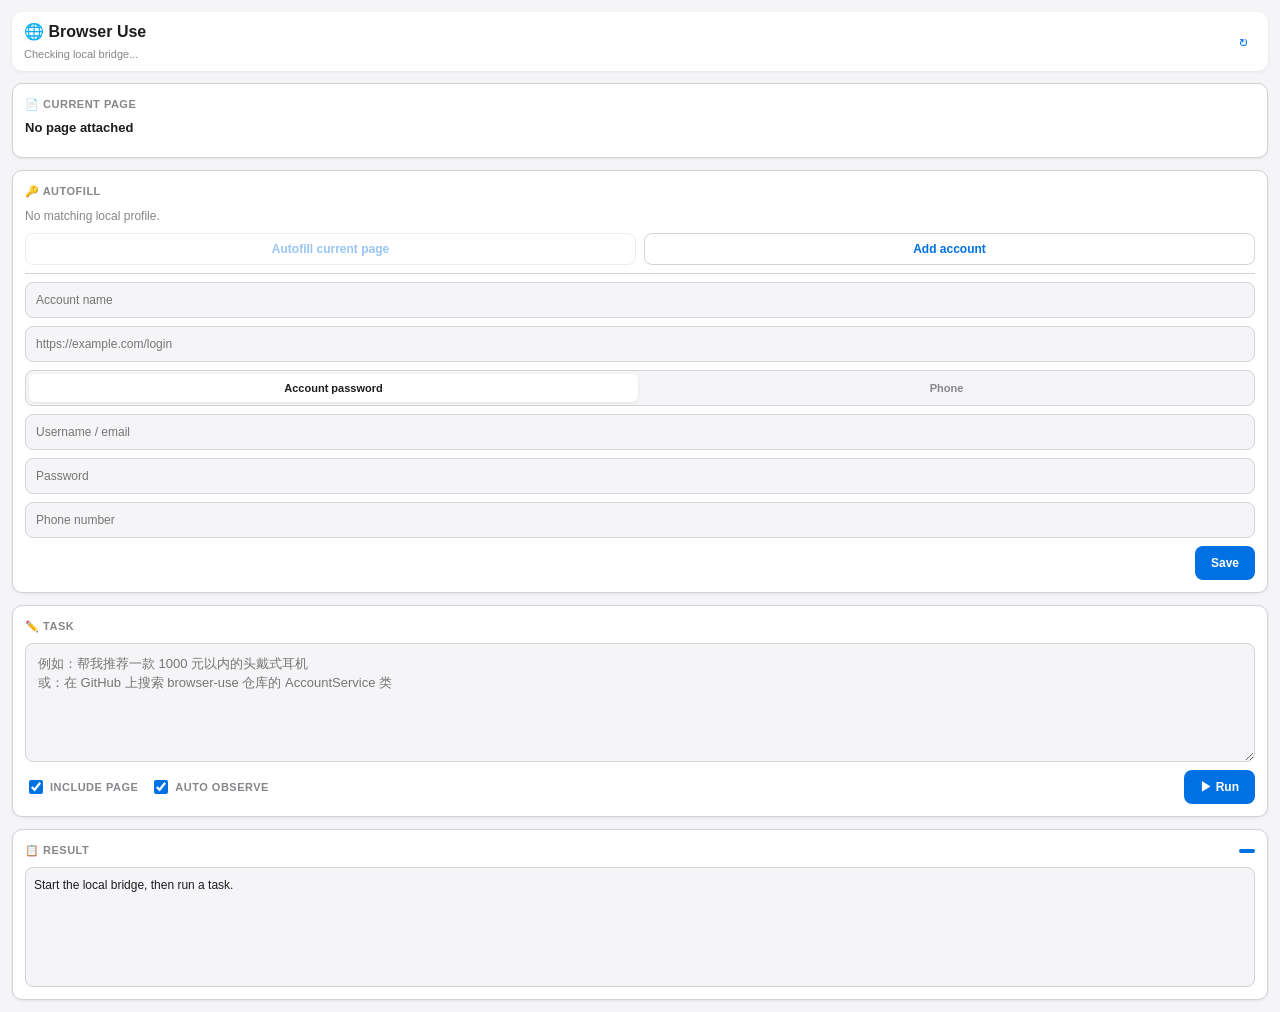
<file: extensions/browser-use-sidebar/sidepanel.html>
<!doctype html>
<html lang="zh-CN">
  <head>
    <meta charset="utf-8" />
    <meta name="viewport" content="width=device-width, initial-scale=1" />
    <title>Browser Use Assistant</title>
    <link rel="stylesheet" href="sidepanel.css" />
  </head>
  <body>
    <main class="shell">
      <header class="topbar">
        <div class="brand">
          <h1>🌐 Browser Use</h1>
          <p id="status">Checking local bridge...</p>
        </div>
        <button id="refresh" title="Refresh page context">↻</button>
      </header>

      <section class="context">
        <div class="section-header">
          <label>📄 Current Page</label>
        </div>
        <div id="pageTitle" class="title">No page attached</div>
        <div id="pageUrl" class="url"></div>
      </section>

      <section class="autofill">
        <div class="section-header">
          <label>🔑 Autofill</label>
        </div>
        <div id="autofillStatus" class="hint">No matching local profile.</div>
        <div class="row-actions">
          <button id="autofill" class="btn-secondary" disabled>Autofill current page</button>
          <button id="toggleAccountForm" class="btn-secondary" type="button">Add account</button>
        </div>
        <form id="accountForm" class="account-form" hidden>
          <input id="accountLabel" type="text" autocomplete="off" placeholder="Account name" />
          <input id="accountUrl" type="url" autocomplete="off" placeholder="https://example.com/login" />
          <div class="segmented" role="radiogroup" aria-label="Login method">
            <label><input type="radio" name="loginMethod" value="password" checked /> Account password</label>
            <label><input type="radio" name="loginMethod" value="phone" /> Phone</label>
          </div>
          <div id="passwordFields" class="form-fields">
            <input id="accountUsername" type="text" autocomplete="username" placeholder="Username / email" />
            <input id="accountPassword" type="password" autocomplete="current-password" placeholder="Password" />
          </div>
          <div id="phoneFields" class="form-fields" hidden>
            <input id="accountPhone" type="tel" autocomplete="tel" placeholder="Phone number" />
          </div>
          <div class="form-footer">
            <span id="accountFormStatus" class="hint"></span>
            <button id="saveAccount" class="btn-primary" type="submit">Save</button>
          </div>
        </form>
      </section>

      <section class="composer">
        <label for="task">✏️ Task</label>
        <textarea id="task" rows="5" placeholder="例如：帮我推荐一款 1000 元以内的头戴式耳机&#10;或：在 GitHub 上搜索 browser-use 仓库的 AccountService 类"></textarea>
        <div class="controls">
          <div class="check-group">
            <label class="check"><input id="includePage" type="checkbox" checked /> Include page</label>
            <label class="check"><input id="autoObserve" type="checkbox" checked /> Auto observe</label>
          </div>
          <button id="run" class="btn-primary">▶ Run</button>
        </div>
      </section>

      <section class="thinking" id="thinkingSection" style="display:none">
        <div class="section-header">
          <label>🧠 Thinking Process</label>
          <span id="stepCounter" class="badge">Step 0</span>
        </div>
        <div id="thinkingTimeline" class="timeline"></div>
      </section>

      <section class="result">
        <div class="section-header">
          <label>📋 Result</label>
          <span id="resultTime" class="badge"></span>
        </div>
        <div id="output" class="output-content">Start the local bridge, then run a task.</div>
      </section>
    </main>
    <script src="sidepanel.js"></script>
  </body>
</html>
</file>
<file: extensions/browser-use-sidebar/sidepanel.css>
:root {
  color-scheme: light dark;
  --bg: #f5f5f7;
  --panel: #ffffff;
  --ink: #1d1d1f;
  --muted: #86868b;
  --line: #d2d2d7;
  --accent: #0071e3;
  --accent-hover: #0077ed;
  --accent-ink: #ffffff;
  --success: #34c759;
  --warning: #ff9f0a;
  --danger: #ff3b30;
  --thinking-bg: #f0f7ff;
  --thinking-border: #bde0fe;
  --step-dot: #0071e3;
  --shadow: 0 1px 3px rgba(0,0,0,0.08);
  --radius: 10px;
}

@media (prefers-color-scheme: dark) {
  :root {
    --bg: #1c1c1e;
    --panel: #2c2c2e;
    --ink: #f5f5f7;
    --muted: #98989d;
    --line: #3a3a3c;
    --accent: #0a84ff;
    --accent-hover: #409cff;
    --thinking-bg: #1a2a3a;
    --thinking-border: #2a4a6a;
    --shadow: 0 1px 3px rgba(0,0,0,0.3);
  }
}

* {
  box-sizing: border-box;
}

body {
  margin: 0;
  min-width: 320px;
  background: var(--bg);
  color: var(--ink);
  font-family: -apple-system, BlinkMacSystemFont, "Segoe UI", "Microsoft YaHei", sans-serif;
  font-size: 13px;
  line-height: 1.5;
}

.shell {
  display: flex;
  flex-direction: column;
  gap: 12px;
  padding: 12px;
  max-width: 100%;
}

/* Header */
.topbar {
  display: flex;
  align-items: center;
  justify-content: space-between;
  padding: 8px 12px;
  background: var(--panel);
  border-radius: var(--radius);
  box-shadow: var(--shadow);
}

.brand h1 {
  margin: 0;
  font-size: 16px;
  font-weight: 700;
}

.brand p {
  margin: 2px 0 0;
  color: var(--muted);
  font-size: 11px;
}

/* Sections */
section {
  display: flex;
  flex-direction: column;
  gap: 8px;
  padding: 12px;
  border: 1px solid var(--line);
  border-radius: var(--radius);
  background: var(--panel);
  box-shadow: var(--shadow);
}

.section-header {
  display: flex;
  align-items: center;
  justify-content: space-between;
}

.section-header label {
  color: var(--muted);
  font-size: 11px;
  font-weight: 700;
  text-transform: uppercase;
  letter-spacing: 0.5px;
}

.badge {
  font-size: 10px;
  font-weight: 600;
  padding: 2px 8px;
  border-radius: 10px;
  background: var(--accent);
  color: var(--accent-ink);
}

/* Context */
.title {
  font-size: 13px;
  font-weight: 600;
  line-height: 1.3;
}

.url {
  color: var(--muted);
  overflow-wrap: anywhere;
  font-size: 11px;
}

.hint {
  color: var(--muted);
  font-size: 12px;
}

/* Composer */
.composer label {
  color: var(--muted);
  font-size: 11px;
  font-weight: 700;
  text-transform: uppercase;
  letter-spacing: 0.5px;
}

textarea {
  width: 100%;
  resize: vertical;
  border: 1px solid var(--line);
  border-radius: 8px;
  padding: 10px 12px;
  background: var(--bg);
  color: var(--ink);
  font: inherit;
  font-size: 13px;
  line-height: 1.5;
  transition: border-color 0.2s;
}

textarea:focus {
  outline: none;
  border-color: var(--accent);
}

input[type="text"],
input[type="url"],
input[type="password"],
input[type="tel"] {
  width: 100%;
  min-height: 34px;
  border: 1px solid var(--line);
  border-radius: 8px;
  padding: 8px 10px;
  background: var(--bg);
  color: var(--ink);
  font: inherit;
  font-size: 12px;
}

input:focus {
  outline: none;
  border-color: var(--accent);
}

.controls {
  display: flex;
  align-items: center;
  justify-content: space-between;
}

.check-group {
  display: flex;
  gap: 12px;
}

.check {
  display: flex;
  align-items: center;
  gap: 4px;
  font-size: 11px;
  font-weight: 500;
  color: var(--muted);
  cursor: pointer;
}

.check input[type="checkbox"] {
  width: 14px;
  height: 14px;
  accent-color: var(--accent);
}

/* Buttons */
.btn-primary {
  border: none;
  border-radius: 8px;
  padding: 8px 16px;
  background: var(--accent);
  color: var(--accent-ink);
  font: inherit;
  font-size: 12px;
  font-weight: 700;
  cursor: pointer;
  transition: background 0.2s;
}

.btn-primary:hover:not(:disabled) {
  background: var(--accent-hover);
}

.btn-primary:disabled {
  cursor: not-allowed;
  opacity: 0.5;
}

.btn-secondary {
  border: 1px solid var(--line);
  border-radius: 8px;
  padding: 6px 12px;
  background: transparent;
  color: var(--accent);
  font: inherit;
  font-size: 12px;
  font-weight: 600;
  cursor: pointer;
}

.btn-secondary:disabled {
  opacity: 0.4;
  cursor: not-allowed;
}

.row-actions {
  display: grid;
  grid-template-columns: 1fr 1fr;
  gap: 8px;
}

.account-form {
  display: flex;
  flex-direction: column;
  gap: 8px;
  padding-top: 8px;
  border-top: 1px solid var(--line);
}

.form-fields {
  display: flex;
  flex-direction: column;
  gap: 8px;
}

.segmented {
  display: grid;
  grid-template-columns: 1fr 1fr;
  gap: 4px;
  padding: 3px;
  border: 1px solid var(--line);
  border-radius: 8px;
  background: var(--bg);
}

.segmented label {
  display: flex;
  align-items: center;
  justify-content: center;
  min-height: 28px;
  border-radius: 6px;
  color: var(--muted);
  font-size: 11px;
  font-weight: 700;
  cursor: pointer;
}

.segmented label:has(input:checked) {
  background: var(--panel);
  color: var(--ink);
  box-shadow: var(--shadow);
}

.segmented input {
  position: absolute;
  opacity: 0;
  pointer-events: none;
}

.form-footer {
  display: grid;
  grid-template-columns: 1fr auto;
  align-items: center;
  gap: 8px;
}

#refresh {
  border: none;
  background: transparent;
  color: var(--accent);
  font-size: 18px;
  cursor: pointer;
  padding: 4px 8px;
  border-radius: 6px;
}

#refresh:hover {
  background: var(--bg);
}

/* Thinking Process Timeline */
.thinking {
  border-color: var(--thinking-border);
  background: var(--thinking-bg);
}

.timeline {
  display: flex;
  flex-direction: column;
  gap: 6px;
  max-height: 300px;
  overflow-y: auto;
  padding-right: 4px;
}

.timeline::-webkit-scrollbar {
  width: 4px;
}

.timeline::-webkit-scrollbar-thumb {
  background: var(--line);
  border-radius: 2px;
}

.step-item {
  display: flex;
  gap: 8px;
  padding: 8px 10px;
  border-radius: 8px;
  background: var(--panel);
  border: 1px solid var(--line);
  font-size: 12px;
  line-height: 1.4;
  animation: fadeIn 0.3s ease;
}

@keyframes fadeIn {
  from { opacity: 0; transform: translateY(-4px); }
  to { opacity: 1; transform: translateY(0); }
}

.step-dot {
  flex-shrink: 0;
  width: 8px;
  height: 8px;
  margin-top: 4px;
  border-radius: 50%;
  background: var(--step-dot);
}

.step-dot.success { background: var(--success); }
.step-dot.error { background: var(--danger); }
.step-dot.running { background: var(--warning); animation: pulse 1s infinite; }

@keyframes pulse {
  0%, 100% { opacity: 1; }
  50% { opacity: 0.4; }
}

.step-content {
  flex: 1;
  min-width: 0;
}

.step-action {
  font-weight: 600;
  color: var(--ink);
}

.step-detail {
  color: var(--muted);
  font-size: 11px;
  margin-top: 2px;
  overflow: hidden;
  text-overflow: ellipsis;
  white-space: nowrap;
}

.step-thinking {
  margin-top: 4px;
  padding: 6px 8px;
  background: var(--thinking-bg);
  border-radius: 6px;
  font-size: 11px;
  color: var(--muted);
  font-style: italic;
  white-space: pre-wrap;
  word-break: break-word;
}

/* Result */
.output-content {
  min-height: 120px;
  max-height: 500px;
  margin: 0;
  overflow: auto;
  white-space: pre-wrap;
  word-break: break-word;
  font-size: 12px;
  line-height: 1.5;
  padding: 8px;
  background: var(--bg);
  border-radius: 8px;
  border: 1px solid var(--line);
}

.output-content.error {
  color: var(--danger);
  border-color: var(--danger);
  background: #fff5f5;
}

.output-content.success {
  border-color: var(--success);
}
</file>
